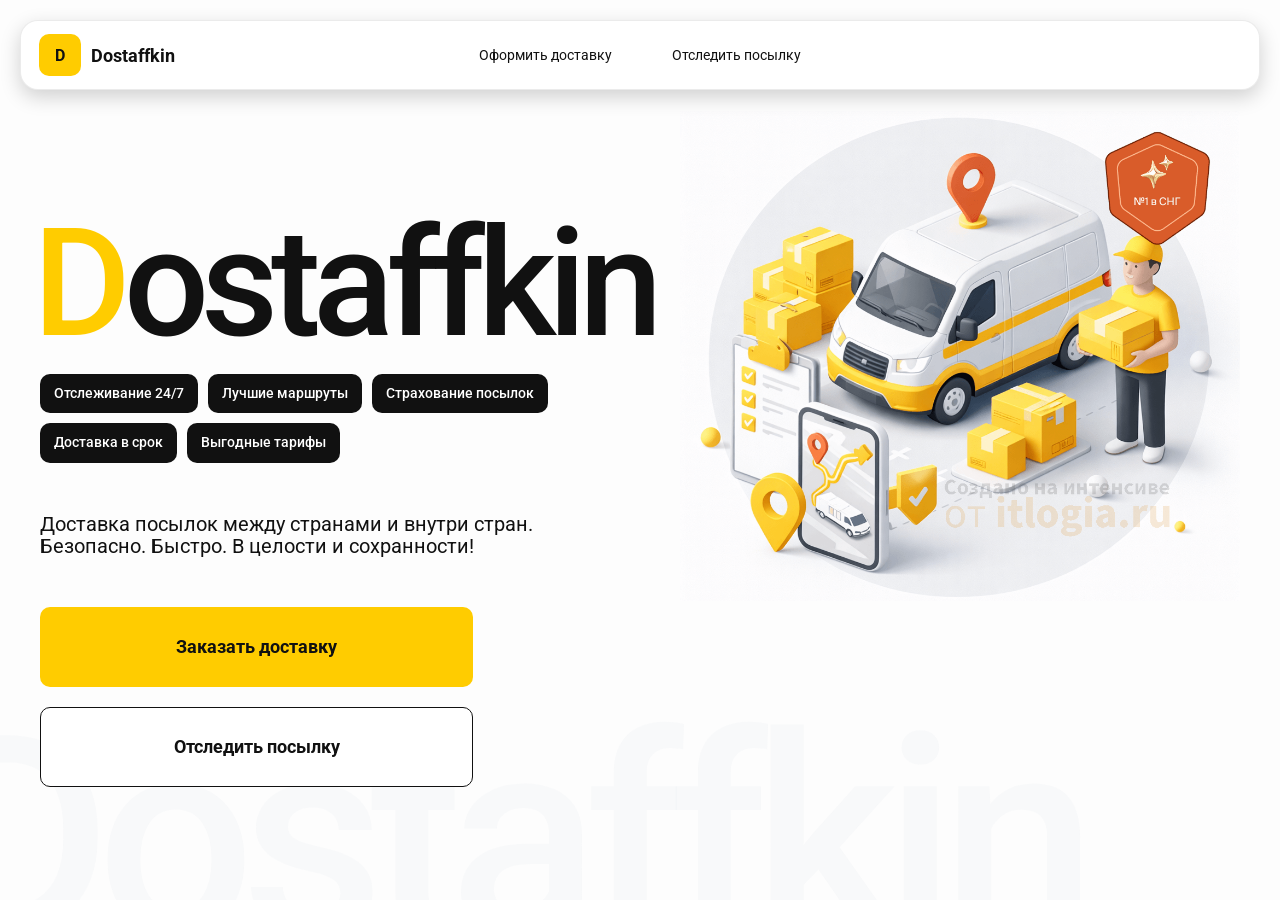
<file: index.html>
<!doctype html>
<html lang="ru">

<head>
    <meta charset="utf-8" />
    <meta name="viewport" content="width=device-width,initial-scale=1,maximum-scale=1,user-scalable=0" />
    <title>Dostaffkin — Доставка посылок между странами и внутри стран. Безопасно. Быстро. В целости и сохранности!
    </title>

    <link href="styles/base.css" rel="stylesheet" />
    <link href="styles/base_adaptive.css" rel="stylesheet" />

    <link href="styles/index.css" rel="stylesheet" />
    <link href="styles/index_adaptive.css" rel="stylesheet" />




</head>

<body>



    <div class="container">

        <header class="header">
            <a class="header-brand" href="#">
                <div class="header-logo">D</div>
                <div class="header-title">Dostaffkin</div>
            </a>
            <nav class="header-menu">
                <a class="header-link" href="./order.html">Оформить <span>доставку</span></a>
                <a class="header-link" href="./track.html">Отследить <span>посылку</span></a>
            </nav>
        </header>

        <main class="main">
            <section class="main-info">

                <div class="main-title">
                    <span>D</span>ostaffkin
                </div>


                <div class="main-features">
                    <div class="main-feature">Отслеживание 24/7</div>
                    <div class="main-feature">Лучшие маршруты</div>
                    <div class="main-feature">Страхование посылок</div>
                    <div class="main-feature">Доставка в срок</div>
                    <div class="main-feature">Выгодные тарифы</div>
                </div>


                <div class="main-description">
                    Доставка посылок между странами и внутри стран.
                    Безопасно. Быстро. В целости и сохранности!
                </div>


                <div class="main-actions">
                    <a class="button" type="button" href="./order.html">Заказать доставку</a>
                    <a class="button button-white" type="button" href="./track.html">Отследить посылку</a>
                </div>

            </section>


            <div class="main-title-ghost">Dostaffkin</div>

            <section class="main-image">
                <img src="images/main-image.png" alt="Main image" />
            </section>


        </main>

    </div>





</body>

</html>
</file>
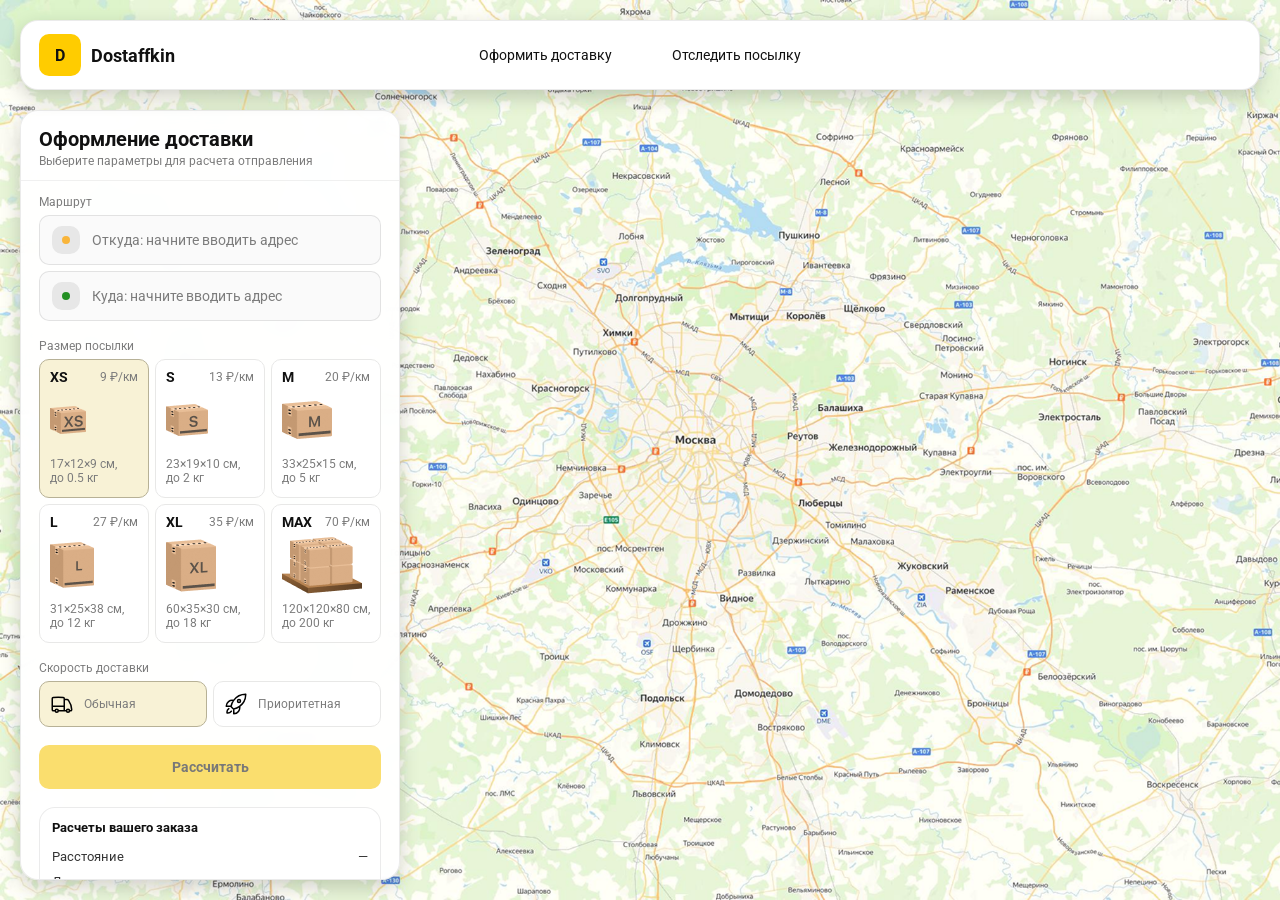
<file: order.html>
<!doctype html>
<html lang="ru">

<head>
    <meta charset="utf-8" />
    <meta name="viewport" content="width=device-width,initial-scale=1,maximum-scale=1,user-scalable=0" />
    <title>Оформление доставки</title>

    <link rel="stylesheet" href="styles/base.css" />
    <link rel="stylesheet" href="styles/base_adaptive.css" />

    <link rel="stylesheet" href="styles/order.css" />
    <link rel="stylesheet" href="styles/order_adaptive.css" />
</head>

<body>


    <div id="map"></div>

    <header class="header">
        <a class="header-brand" href="./index.html">
            <div class="header-logo">D</div>
            <div class="header-title">Dostaffkin</div>
        </a>
        <nav class="header-menu">
            <a class="header-link" href="#">Оформить <span>доставку</span></a>
            <a class="header-link" href="./track.html">Отследить <span>посылку</span></a>
        </nav>
    </header>

    <aside class="main" id="sidebar">

        <div class="main-header">
            <div class="main-title">Оформление доставки</div>
            <div class="main-text">Выберите параметры для расчета отправления</div>
        </div>

        <div class="main-content">

            <div class="main-route">
                <div class="main-block-title">Маршрут</div>

                <div class="main-fields">
                    <div class="main-field" id="fromField">
                        <div class="main-pin"></div>
                        <input id="from" placeholder="Откуда: начните вводить адрес" autocomplete="off" />
                        <div class="main-ac" id="fromAc" role="listbox" aria-label="Подсказки адресов"></div>
                    </div>

                    <div class="main-field" id="toField">
                        <div class="main-pin"></div>
                        <input id="to" placeholder="Куда: начните вводить адрес" autocomplete="off" />
                        <div class="main-ac" id="toAc" role="listbox" aria-label="Подсказки адресов"></div>
                    </div>

                </div>
            </div>

                    <div class="main-package">
                        <div class="main-block-title">Размер посылки</div>

                        <div class="main-sizes">
                            <div class="main-size-card is-active" data-value="xs">
                                <div class="main-size-top">
                                    <div class="main-size-label">XS</div>
                                    <div class="main-size-rate">9 ₽/км</div>
                                </div>
                                <div class="main-size-media">
                                    <img src="images/sizes/xs.png" alt="Короб XS" />
                                </div>
                                <div class="main-size-description">17×12×9 см,<br>до 0.5 кг</div>
                            </div>

                            <div class="main-size-card" data-value="s">
                                <div class="main-size-top">
                                    <div class="main-size-label">S</div>
                                    <div class="main-size-rate">13 ₽/км</div>
                                </div>
                                <div class="main-size-media">
                                    <img src="images/sizes/s.png" alt="Короб S" />
                                </div>
                                <div class="main-size-description">23×19×10 см,<br>до 2 кг</div>
                            </div>

                            <div class="main-size-card" data-value="m">
                                <div class="main-size-top">
                                    <div class="main-size-label">M</div>
                                    <div class="main-size-rate">20 ₽/км</div>
                                </div>
                                <div class="main-size-media">
                                    <img src="images/sizes/m.png" alt="Короб M" />
                                </div>
                                <div class="main-size-description">33×25×15 см,<br>до 5 кг</div>
                            </div>

                            <div class="main-size-card" data-value="l">
                                <div class="main-size-top">
                                    <div class="main-size-label">L</div>
                                    <div class="main-size-rate">27 ₽/км</div>
                                </div>
                                <div class="main-size-media">
                                    <img src="images/sizes/l.png" alt="Короб L" />
                                </div>
                                <div class="main-size-description">31×25×38 см,<br>до 12 кг</div>
                            </div>

                            <div class="main-size-card" data-value="xl">
                                <div class="main-size-top">
                                    <div class="main-size-label">XL</div>
                                    <div class="main-size-rate">35 ₽/км</div>
                                </div>
                                <div class="main-size-media">
                                    <img src="images/sizes/xl.png" alt="Короб XL" />
                                </div>
                                <div class="main-size-description">60×35×30 см,<br>до 18 кг</div>
                            </div>

                            <div class="main-size-card" data-value="max">
                                <div class="main-size-top">
                                    <div class="main-size-label">MAX</div>
                                    <div class="main-size-rate">70 ₽/км</div>
                                </div>
                                <div class="main-size-media main-size-media-palleta">
                                    <img src="images/sizes/max.png" alt="Паллета" />
                                </div>
                                <div class="main-size-description">120×120×80 см,<br>до 200 кг</div>
                            </div>
                        </div>
                    </div>




<div class="main-speed">
    <div class="main-block-title">Скорость доставки</div>

    <div class="main-speeds">
        <div class="main-speed-card is-active" data-value="regular">
            <img class="main-speed-media" src="images/icons/regular.svg" alt="Regular"/>
            <div class="main-speed-description">Обычная</div>
        </div>
        <div class="main-speed-card" data-value="fast">
            <img class="main-speed-media" src="images/icons/fast.svg" alt="Fast"/>
            <div class="main-speed-description">Приоритетная</div>
        </div>

    </div>
</div>



                    <div class="main-calculate-block">
                        <button id="calc" class="button calculate-button" type="button" disabled>Рассчитать</button>
                    </div>

                    <div class="main-result" id="result">
                        <div class="main-result-title">Расчеты вашего заказа</div>
                        <div class="main-result-lines">
                            <div class="main-result-line"><span>Расстояние</span><span id="distanceValue">—</span></div>
                            <div class="main-result-line"><span>Доставим через</span><span id="durationValue">—</span></div>
                            <div class="main-result-line"><span>Тариф</span><span id="rateValue">—</span></div>
                        </div>
                        <div class="main-price">
                            <div class="main-price-label">Итого</div>
                            <div class="main-price-value" id="totalValue">—</div>
                        </div>
                    </div>

                    <div class="main-order-box">
                        <div class="main-order-form" id="orderForm">
                            <div class="main-order-title">Оформление доставки</div>
                            <div class="main-block-info-row">
                                <div class="main-block-title">Контакты</div>
                                <div class="order-fields">
                                    <div class="main-field">
                                        <input id="customerName" placeholder="Ваше имя" autocomplete="off" />
                                    </div>
                                    <div class="main-field">
                                        <input id="customerPhone" placeholder="Ваш телефон" autocomplete="off"
                                            inputmode="tel" />
                                    </div>
                                </div>
                            </div>
                            <div class="main-block-info-row extra-info">
                                <div class="main-block-title">Дополнительная информация</div>
                                <div class="main-field textarea">
                                    <textarea id="comment" placeholder="Детали доставки и комментарии"></textarea>
                                </div>
                            </div>
                            <button id="submit" class="button main-submit-request" type="button" disabled>Отправить
                                заявку
                            </button>
                        </div>

                        <div class="main-order-success" id="orderSuccess">
                            <div class="main-success-icon">✓</div>
                            <div class="main-success-title">Заявка отправлена!</div>
                            <div class="main-success-title">Номер отправления – <span id="orderId"></span></div>
                            <div class="main-success-subtitle">Мы скоро свяжемся с вами</div>
                        </div>
                    </div>







        </div>

    </aside>





</body>

</html>
</file>
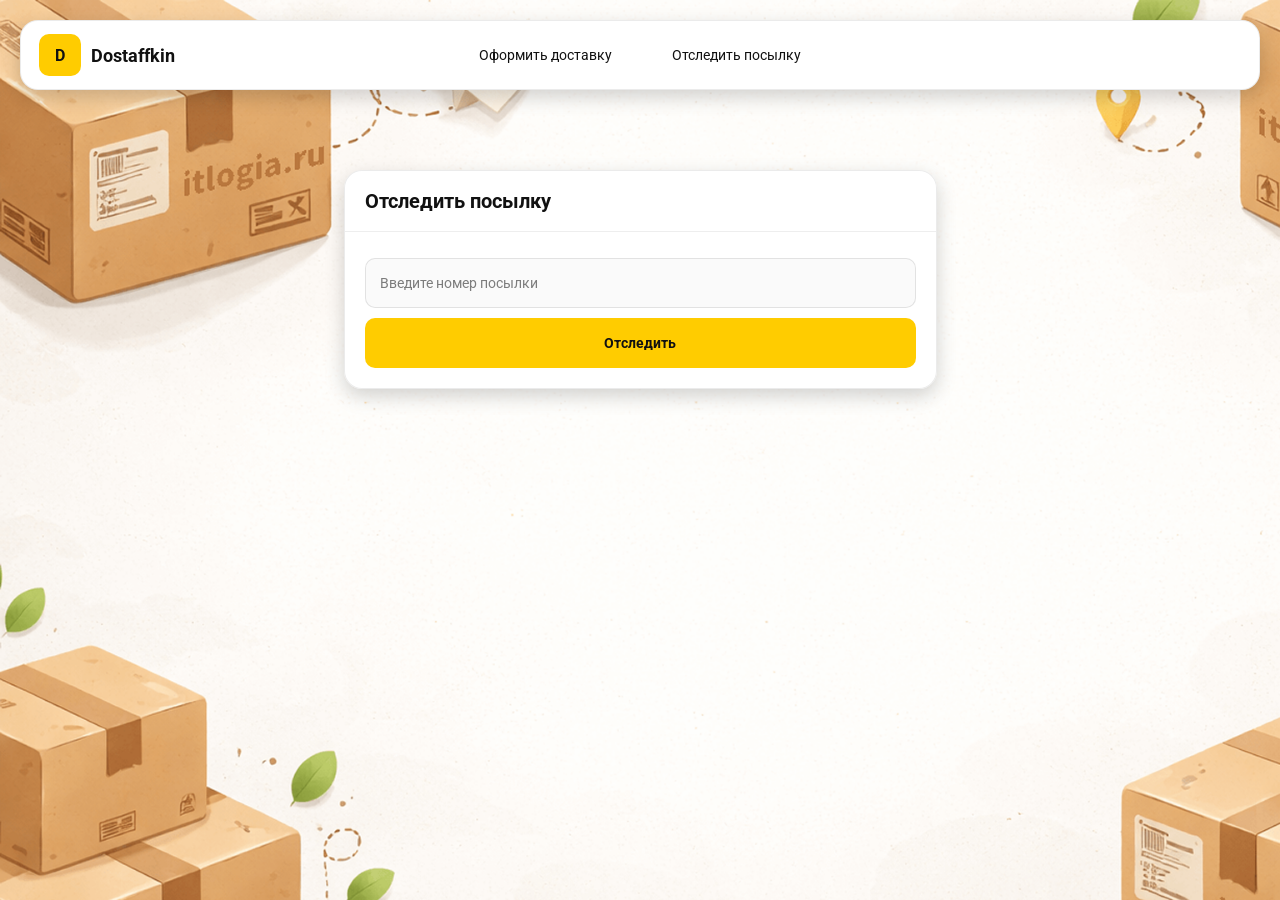
<file: track.html>
<!doctype html>
<html lang="ru">

<head>
    <meta charset="utf-8" />
    <meta name="viewport" content="width=device-width,initial-scale=1,maximum-scale=1,user-scalable=0" />
    <title>Отследить посылку</title>
    <link rel="stylesheet" href="styles/base.css" />
    <link rel="stylesheet" href="styles/base_adaptive.css" />

    <link rel="stylesheet" href="styles/track.css" />
    <link rel="stylesheet" href="styles/track_adaptive.css" />
</head>

<body>

    <div class="container">

        <header class="header">
            <a class="header-brand" href="./index.html">
                <div class="header-logo">D</div>
                <div class="header-title">Dostaffkin</div>
            </a>
            <nav class="header-menu">
                <a class="header-link" href="./order.html">Оформить <span>доставку</span></a>
                <a class="header-link" href="#">Отследить <span>посылку</span></a>
            </nav>
        </header>

        <main class="track-content">

            <section class="track-card track-search">
                <div class="track-title">Отследить посылку</div>
                <div class="track-action">
                    <div class="main-field track-field">
                        <input id="trackNumber" placeholder="Введите номер посылки" autocomplete="off" />
                    </div>
                    <button id="trackButton" class="button track-button" type="button">Отследить</button>
                </div>
            </section>

            <section class="track-card track-result" id="trackResult">
                <div class="track-result-header">
                    <div class="track-id" id="trackIdValue"></div>
                    <div class="track-routes">
                        <div class="track-route">
                            <div class="track-route-pin">
                                <svg xmlns="http://www.w3.org/2000/svg" fill="none" viewBox="0 0 24 24"
                                    stroke-width="1.5" stroke="orange" class="size-6">
                                    <path stroke-linecap="round" stroke-linejoin="round"
                                        d="M15 10.5a3 3 0 1 1-6 0 3 3 0 0 1 6 0Z" />
                                    <path stroke-linecap="round" stroke-linejoin="round"
                                        d="M19.5 10.5c0 7.142-7.5 11.25-7.5 11.25S4.5 17.642 4.5 10.5a7.5 7.5 0 1 1 15 0Z" />
                                </svg>
                            </div>
                            <div class="track-route-address" id="trackFromValue">
                                Откуда: Москва, улица Арбат, 1
                            </div>
                        </div>
                        <div class="track-route track-route-arrow">
                            <svg xmlns="http://www.w3.org/2000/svg" fill="none" viewBox="0 0 24 24" stroke-width="1.5"
                                stroke="currentColor" class="size-6">
                                <path stroke-linecap="round" stroke-linejoin="round"
                                    d="M19.5 13.5 12 21m0 0-7.5-7.5M12 21V3" />
                            </svg>
                        </div>
                        <div class="track-route">
                            <div class="track-route-pin">
                                <svg xmlns="http://www.w3.org/2000/svg" fill="none" viewBox="0 0 24 24"
                                    stroke-width="1.5" stroke="green" class="size-6">
                                    <path stroke-linecap="round" stroke-linejoin="round"
                                        d="M15 10.5a3 3 0 1 1-6 0 3 3 0 0 1 6 0Z" />
                                    <path stroke-linecap="round" stroke-linejoin="round"
                                        d="M19.5 10.5c0 7.142-7.5 11.25-7.5 11.25S4.5 17.642 4.5 10.5a7.5 7.5 0 1 1 15 0Z" />
                                </svg>
                            </div>
                            <div class="track-route-address" id="trackToValue">
                                Куда: Минск, проспект Независимости, 58
                            </div>
                        </div>
                    </div>
                </div>
                <div class="track-info">
                    <div class="track-status-title">Статус данной посылки:</div>
                    <div class="track-status-list" id="trackStatusList">


                        <div class="track-status created">
                            <img src="images/icons/created.svg" class="track-status-icon" alt="Created">
                            <div class="track-status-text">
                                <div class="track-status-text-state">Создан</div>
                                <div class="track-status-text-date">10.01.2026</div>
                            </div>
                        </div>

                        <div class="track-status in-way">
                            <img src="images/icons/in-way.svg" class="track-status-icon" alt="In way">
                            <div class="track-status-text">
                                <div class="track-status-text-state">В пути: Москва</div>
                                <div class="track-status-text-date">18.01.2026</div>
                            </div>
                        </div>

                        <div class="track-status ready">
                            <img src="images/icons/ready.svg" class="track-status-icon" alt="Ready">
                            <div class="track-status-text">
                                <div class="track-status-text-state">Готов к выдаче</div>
                                <div class="track-status-text-date">25.01.2026</div>
                            </div>
                        </div>

                        <div class="track-status done">
                            <img src="images/icons/done.svg" class="track-status-icon" alt="Done">
                            <div class="track-status-text">
                                <div class="track-status-text-state">Вручен</div>
                                <div class="track-status-text-date">27.01.2026</div>
                            </div>
                        </div>

                    </div>
                </div>
            </section>

        </main>

    </div>




</body>

</html>
</file>
<file: styles/base.css>
*, *::before, *::after {
    box-sizing: border-box;
}

@font-face {
    font-family: "Roboto";
    src: url("../fonts/Roboto-Regular.ttf");
    font-weight: normal;
}

@font-face {
    font-family: "Roboto";
    src: url("../fonts/Roboto-Bold.ttf");
    font-weight: bold;
}

@font-face {
    font-family: "Roboto";
    src: url("../fonts/Roboto-Medium.ttf");
    font-weight: 500;
}

html, body {
    margin: 0;
    color: #111111;
    font-family: "Roboto", sans-serif;
}

body {
    background: #FDFDFD;
}

.header {
    border-radius: 18px;
    box-shadow: 0 7px 20px 0 #0000002E;
    backdrop-filter: blur(10px);
    background: #ffffff;
    left: 20px;
    border: 1px solid rgba(0, 0, 0, 0.08);
    position: fixed;
    right: 20px;
    top: 20px;
    padding: 14px 18px;
    height: 70px;
    display: flex;
    align-items: center;
    z-index: 6;
}



.header-brand {
    display: flex;
    align-items: center;
    text-decoration: none;
    gap: 10px;
}

.header-logo {
    width: 42px;
    height: 42px;
    border-radius: 10px;
    background: #FFCC00;
    display: grid;
    place-items: center;
    font-weight: bold;
    color: #111;
}

.header-title {
    font-size: 18px;
    font-weight: bold;
    color: #111111;
    text-decoration: none;
}

.header-menu {
    display: flex;
    align-items: center;
    gap: 60px;
    margin: 0;
    position: absolute;
    left: 50%;
    transform: translateX(-50%);
}

.header-link {
    font-size: 14px;
    color: #111111;
    text-decoration: none;
}


.button {
    border: 0;
    outline: none;
    height: 44px;
    border-radius: 10px;
    font-size: 14px;
    font-weight: bold;
    cursor: pointer;
    font-family: inherit;
    transition: transform .08s ease, opacity .12s ease;
    background: #ffcc00;
    color: #111111;
    text-align: center;
    text-decoration: none;
}

.button:hover {
    background-color: #E5BC19;
}

.button:disabled {
    cursor: not-allowed;
    background-color: #FADE6E;
    color: #787878;
    transform: none;
}

.button.button-white {
    background: #ffffff;
    border: 1px solid #111111;
}

.button.button-white:hover {
    background: rgb(241 241 241);
}



.main-field {
    display: flex;
    align-items: center;
    margin-top: 6px;
    gap: 10px;
    border: 1px solid #1111111A;
    background: #FAFAFA;
    border-radius: 10px;
    padding: 10px 12px;
    position: relative;
    box-sizing: border-box;
    height: 50px;
}

.main-field.textarea {
    height: auto;
}

.main-pin {
    width: 28px;
    height: 28px;
    border-radius: 10px;
    background: rgba(17, 17, 17, 0.08);
    display: grid;
    place-items: center;
    flex: 0 0 auto;
    position: relative;
}

.main-pin::before {
    content: "";
    width: 8px;
    height: 8px;
    border-radius: 999px;
    background: orange;
    opacity: .75;
    display: block;
}

.main-field:last-child .main-pin::before {
    background: green;
    opacity: .85;
}

input, textarea {
    width: 100%;
    border: 0;
    outline: none;
    background: transparent;
    font-size: 14px;
    color: #111111;
    font-family: inherit;
}

textarea {
    resize: vertical;
    min-height: 72px;
    padding: 2px 0;
}

input::placeholder, textarea::placeholder {
    color: #7C7C7C;
}

.main-field:focus-within {
    border-color: rgba(0, 0, 0, 0.20);
    box-shadow: 0 0 0 4px rgba(255, 204, 0, 0.35);
    background: rgba(255, 255, 255, 0.75);
}
</file>
<file: styles/base_adaptive.css>
@media (max-width: 767px) {
    .header {
        left: 10px;
        right: 10px;
        top: 10px;
    }

    .header-link span {
        display: none;
    }

    .header-menu {
        gap: 20px;
        justify-content: flex-start;
        margin: 0 0 0 30px;
        position: static;
        transform: none;
    }
}

@media (max-width: 420px) {
    .header-title {
        display: none;
    }
}

@media (max-width: 374px) {
    .header-menu {
        gap: 10px;
        margin: 0 0 0 10px;
    }
}
</file>
<file: styles/index.css>
.title {

	color: green;
	background: yellow;
	padding: 50px;
border: 1px solid black;
border-radius: 30px;
}


.container {
    overflow: hidden;
    min-height: 100vh;
}



.main {
    padding: 111px 40px 40px;
    position: relative;
    display: flex;
}

.main-info {
    max-width: 840px;
    width: 100%;
    position: relative;
}


.main-title {
    margin-top: 98px;
    font-weight: 500;
    font-size: 200px;
    line-height: 1;
    letter-spacing: -0.05em;
    color: #111111;
    left: -15px;
    position: relative;
}

.main-title span {
    color: #ffcc00;
}



.main-features {
    margin-top: 15px;
    display: flex;
    flex-wrap: wrap;
    gap: 10px;
}

.main-feature {
    background: #111111;
    color: #ffffff;
    padding: 12px 14px;
    font-weight: 500;
    font-size: 14px;
    line-height: 1.1;
    border-radius: 10px;
}


.main-description {
    margin-top: 50px;
    max-width: 500px;
    font-size: 20px;
    line-height: 1.1;
    color: #111111;
}



.main-actions {
    margin-top: 50px;
    display: flex;
    flex-direction: column;
    gap: 20px;
}

.main-actions .button {
    height: 80px;
    width: 433px;
    font-size: 18px;
    font-weight: bold;
    place-items: center;
    display: grid;
}


.main-title-ghost {
    position: absolute;
    z-index: -1;
    left: -70px;
    bottom: -150px;
    font-weight: 500;
    font-size: 278px;
    line-height: 1;
    letter-spacing: -0.05em;
    color: #ECEDF04D;
}


.main-image {
    width: 1024px;
    top: 100px;
    z-index: -2;
}

.main-image img {
    width: 100%;
    max-width: 1024px;
    height: auto;
    display: block;
}
</file>
<file: styles/index_adaptive.css>
@media (max-width: 1760px) {
    .main-title {
        font-size: 150px;
        left: -7px;
    }

    .main-info {
        max-width: 640px;
    }
}



@media (max-width: 1200px) {
    .main-info {
        max-width: 540px;
    }

    .main {
        padding: 111px 20px 20px;
    }

    .main-title {
        font-size: 120px;
        left: -4px;
    }

    .main-title-ghost {
        font-size: 220px;
    }
}



@media (max-width: 1024px) {
    .main-title {
        margin-top: 30px;
    }

    .main {
        flex-direction: column-reverse;
    }

    .main-image {
        max-width: 350px;
        position: absolute;
        left: 370px;
        top: 370px;
    }

    .main-info {
        max-width: 100%;
    }

    .main-actions {
        gap: 10px;
    }

    .main-actions .button {
        height: 50px;
        font-size: 14px;
        width: auto;
        max-width: 300px;
    }

    .main-description {
        max-width: 350px;
    }
}


@media (max-width: 570px) {
    .main-title {
        font-size: 88px;
    }

    .main-description {
        max-width: 100%
    }

    .main-actions {
       width: 100%;
    }

    .main-actions .button {
        width: 100%;
        max-width: 100%
    }

    .main-image {
        max-width: 650px;
        position: absolute;
        left: 170px;
        top: 70px;
        opacity: 0.2;
    }
}


@media (max-width: 400px) {
    .main-title {
        font-size: 70px;
    }
}
</file>
<file: styles/order.css>
#map {
    background-image: url("../images/order-bg.png");
    background-size: cover;
    position: fixed;
    inset: 0;
}


.main {
    border-radius: 18px;
    box-shadow: 0 7px 20px 0 #0000002E;
    backdrop-filter: blur(10px);
    background: rgba(255, 255, 255, 0.96);
    left: 20px;
    border: 1px solid rgba(0, 0, 0, 0.08);
    position: fixed;
    top: 110px;
    bottom: 20px;
    width: 380px;
    display: flex;
    flex-direction: column;
    overflow: hidden;
    z-index: 5;
}

.main-header {
    padding: 18px 18px 12px 18px;
    border-bottom: 1px solid rgba(0, 0, 0, 0.06);
    display: flex;
    flex-direction: column;
}

.main-title {
    font-size: 20px;
    line-height: 100%;
    font-weight: bold;
}

.main-text {
    font-size: 12px;
    margin-top: 5px;
    color: #7C7C7C;
}


.main-content {
    padding: 14px 18px 18px 18px;
    overflow: auto;
    scrollbar-width: none;
    display: flex;
    flex-direction: column;
    gap: 18px;
    flex: 1;
}


.main-block-title {
    font-size: 12px;
    color: #7C7C7C;
}

.main-route .main-block-title,
.main-package .main-block-title {
    margin-bottom: 6px;
}



.main-sizes {
    display: grid;
    gap: 6px;
    grid-template-columns: repeat(3, 1fr);
}

.main-size-card {
    border: 1px solid #E8E8E7;
    background: #FFFFFF;
    border-radius: 10px;
    padding: 10px;
    cursor: pointer;
    user-select: none;
    transition: transform .08s ease, border-color .12s ease, background .12s ease;
    min-height: 139px;
}

.main-size-card:hover {
    transform: translateY(-1px);
}

.main-size-card.is-active {
    background-color: #F8F2D6;
    border-color: #B7B196;
}

.main-size-top {
    display: flex;
    align-items: center;
    justify-content: space-between;
}

.main-size-label {
    font-weight: bold;
    font-size: 14px;
    color: #111111;
    line-height: 100%;
}

.main-size-rate {
    font-size: 12px;
    color: #7C7C7C;
    line-height: 100%;
}

.main-size-media {
    margin-top: 8px;
    height: 57px;
}

.main-size-description {
    margin-top: 8px;
    font-size: 12px;
    color: #7C7C7C;
    line-height: 1.2;
}


.calculate-button {
    width: 100%;
}



.main-result {
    border: 1px solid rgba(0, 0, 0, 0.08);
    background: rgba(255, 255, 255, 0.75);
    border-radius: 16px;
    padding: 12px;
    line-height: 1.25;
}

.main-result-title {
    font-weight: bold;
    font-size: 13px;
    color: #111111;
    margin-bottom: 13px;
}

.main-result-lines {
    gap: 8px;
    display: flex;
    flex-direction: column;
}

.main-result-line {
    font-size: 13px;
    color: rgba(17, 17, 17, 0.85);
    display: flex;
    justify-content: space-between;
}

.main-price {
    margin-top: 18px;
    padding-top: 10px;
    border-top: 1px dashed rgba(0, 0, 0, 0.12);
    display: flex;
    align-items: baseline;
    justify-content: space-between;
}

.main-price-label {
    font-size: 12px;
    color: rgba(17, 17, 17, 0.55);
}

.main-price-value {
    font-size: 20px;
    font-weight: bold;
    color: #111111;
    letter-spacing: -0.3px;
}



.main-order-box {
    background: #ffffff;
    border: 1px solid #E8E8E7;
    border-radius: 10px;
    padding: 12px;
}

.main-order-title {
    margin-bottom: 8px;
    font-weight: bold;
    font-size: 14px;
    color: #111111;
}

.main-block-info {
    display: flex;
    flex-direction: column;
    gap: 6px;
}

.order-fields {
    display: grid;
    grid-template-columns: 1fr 1fr;
    column-gap: 10px;
    margin-top: 6px;
}

.main-block-info-row.extra-info {
    display: block;
    margin-top: 13px;
}

.main-submit-request {
    width: 100%;
    margin-top: 6px;
}

.main-order-success {
    display: none;
    text-align: center;
    padding: 22px 12px;
    gap: 12px;
}

.main-order-success.is-visible {
    display: flex;
    flex-direction: column;
    align-items: center;
}

.main-success-icon {
    width: 56px;
    height: 56px;
    border-radius: 50%;
    background: #16a34a;
    color: #ffffff;
    display: grid;
    place-items: center;
    font-size: 30px;
}

.main-success-title {
    font-size: 14px;
    font-weight: bold;
    color: #111111;
}

.main-success-subtitle {
    font-size: 12px;
    color: rgba(17, 17, 17, 0.55);
    line-height: 1.3;
}


.main-speed .main-block-title {
    margin-bottom: 6px;
}

.main-speeds {
    display: grid;
    gap: 6px;
    grid-template-columns: repeat(2, 1fr);
}

.main-speed-card {
    border: 1px solid #E8E8E7;
    background: #FFFFFF;
    border-radius: 10px;
    padding: 10px;
    cursor: pointer;
    user-select: none;
    transition: transform .08s ease, border-color .12s ease, background .12s ease;
    display: flex;
    align-items: center;
    gap: 10px;
}

.main-speed-card:hover {
    transform: translateY(-1px);
}

.main-speed-card.is-active {
    background-color: #F8F2D6;
    border-color: #B7B196;
}

.main-speed-description {
    font-size: 12px;
    color: #7C7C7C;
    line-height: 1.2;
}
</file>
<file: styles/order_adaptive.css>
@media (max-width: 767px) {
    .main {
        left: 10px;
        right: 10px;
        top: 50%;
        bottom: 12px;
        width: auto;
        max-width: none;
    }
}

@media (max-width: 420px) {
    .main-sizes {
        grid-template-columns: repeat(2, 1fr);
    }
}
</file>
<file: styles/track.css>
.container {
    background: #F4F4F4 url("../images/track-bg.png");
    background-size: cover;
    min-height: 100vh;
    padding: 170px 0 50px 0;
}

.track-content {
    width: 593px;
    margin: 0 auto;
}


.track-card {
    width: 100%;
    border-radius: 18px;
    box-shadow: 0 7px 20px 0 #0000002E;
    backdrop-filter: blur(10px);
    background: rgba(255, 255, 255, 0.96);
    border: 1px solid rgba(0, 0, 0, 0.08);
}

.track-title {
    font-size: 20px;
    line-height: 100%;
    font-weight: bold;
    border-bottom: 1px solid #EEEEEE;
    padding: 20px;
}

.track-action {
    padding: 20px;
}

.track-button {
    width: 100%;
    height: 50px;
}

.track-field {
    margin-bottom: 10px;
}


.track-result {
    margin-top: 5px;
    display: none;
}

.track-result.is-visible {
    display: block;
}

.track-result-header {
    font-weight: bold;
    font-size: 14px;
    color: #111111;
    padding: 20px;
    border-bottom: 1px solid #EEEEEE;
}

.track-id {
    margin-bottom: 12px;
    font-size: 20px;
}

.track-routes {
    display: flex;
    flex-direction: column;
    gap: 10px;
    font-weight: normal;
}

.track-route {
    display: flex;
    align-items: center;
    gap: 10px;
}

.track-route-pin {
    width: 24px;
    height: 24px;
    flex-shrink: 0;
}

.track-route-arrow {
    padding: 15px 0;
    width: 24px;
    height: 24px;
}

.track-info {
    padding: 20px;
}

.track-status {
    display: flex;
    align-items: center;
    font-size: 12px;
    gap: 10px;
}

.track-status-title {
    font-size: 14px;
    color: #111111;
    margin-bottom: 20px;
}

.track-status-list {
    display: flex;
    flex-direction: column;
    gap: 15px;
}

.track-status-icon {
    width: 40px;
    height: 40px;
    border-radius: 50%;
    background: rgba(17, 17, 17, 0.08);
    display: grid;
    place-items: center;
    flex: 0 0 auto;
}

.track-status.created .track-status-icon {
    background-color: #F1CB00;
}

.track-status.in-way .track-status-icon {
    background-color: #F08A11;
}

.track-status.ready .track-status-icon {
    background-color: #A35D0A;
}

.track-status.done .track-status-icon {
    background-color: #37C93B;
}

.track-status-text {
    display: flex;
    align-items: center;
    justify-content: space-between;
    color: #111111;
    font-size: 12px;
    flex: 1;
}

.track-status-date {
    color: rgba(17, 17, 17, 0.55);
}
</file>
<file: styles/track_adaptive.css>
@media (max-width: 767px) {
    .container {
        padding: 130px 0 50px 0;
    }

    .track-content {
        width: 100%;
        padding-left: 10px;
        padding-right: 10px;
    }

    .track-result-header {
        padding: 20px;
    }
}
</file>
